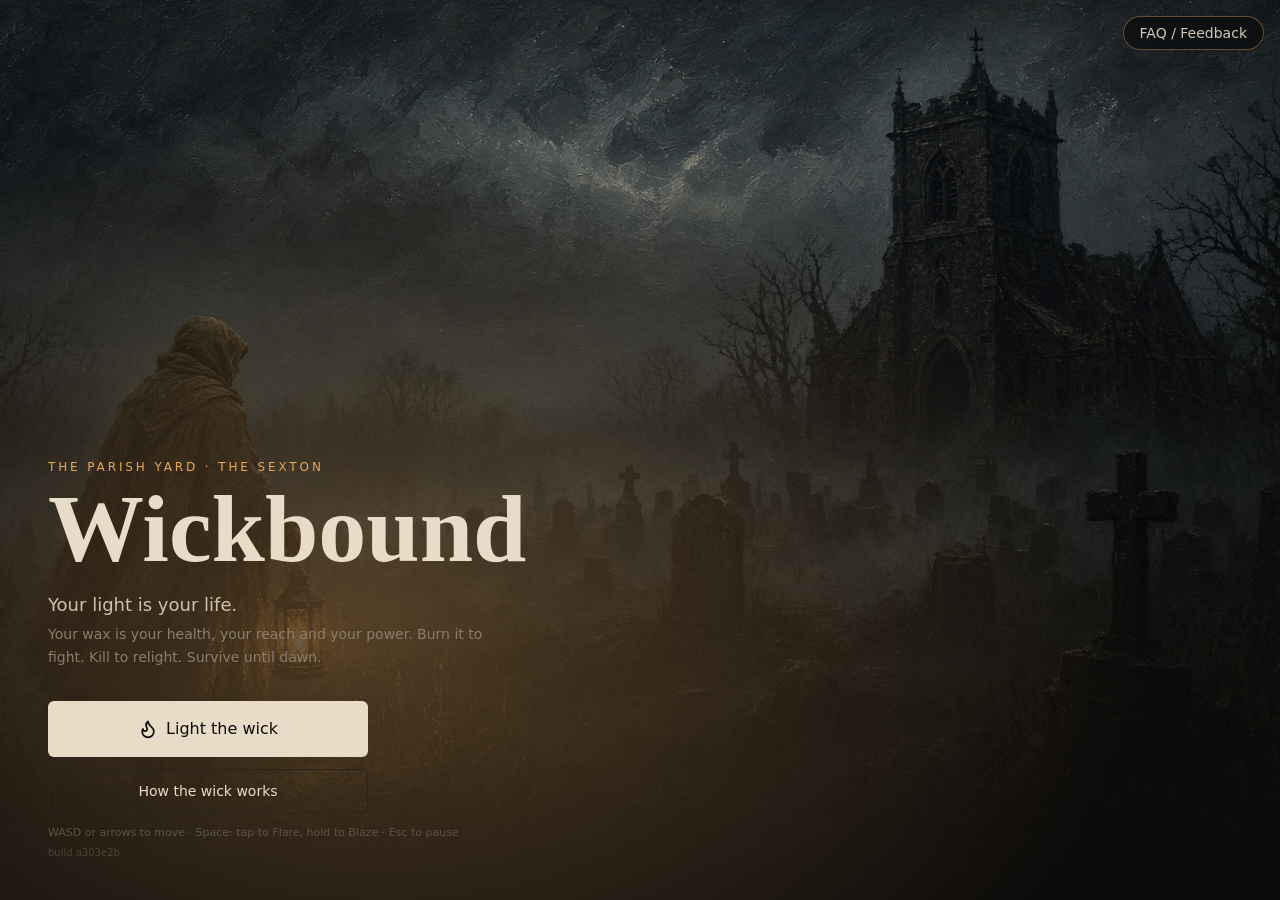
<file: index.html>
<!doctype html>
<html lang="en">
  <head>
    <meta charset="utf-8" />
    <meta name="viewport" content="width=device-width, initial-scale=1, viewport-fit=cover" />
    <meta name="theme-color" content="#0c0b0a" />
    <meta name="description" content="Wickbound: your light is your life. Burn wax to fight, kill to relight, and survive the parish yard until dawn." />
    <title>Wickbound (playtest slice)</title>
    <link rel="icon" type="image/svg+xml" href="./favicon.svg" />
    <script type="module" crossorigin src="./assets/index-DPYXYDLn.js"></script>
    <link rel="stylesheet" crossorigin href="./assets/index-DnArtB-p.css">
  </head>
  <body>
    <div id="root"></div>
  </body>
</html>
</file>
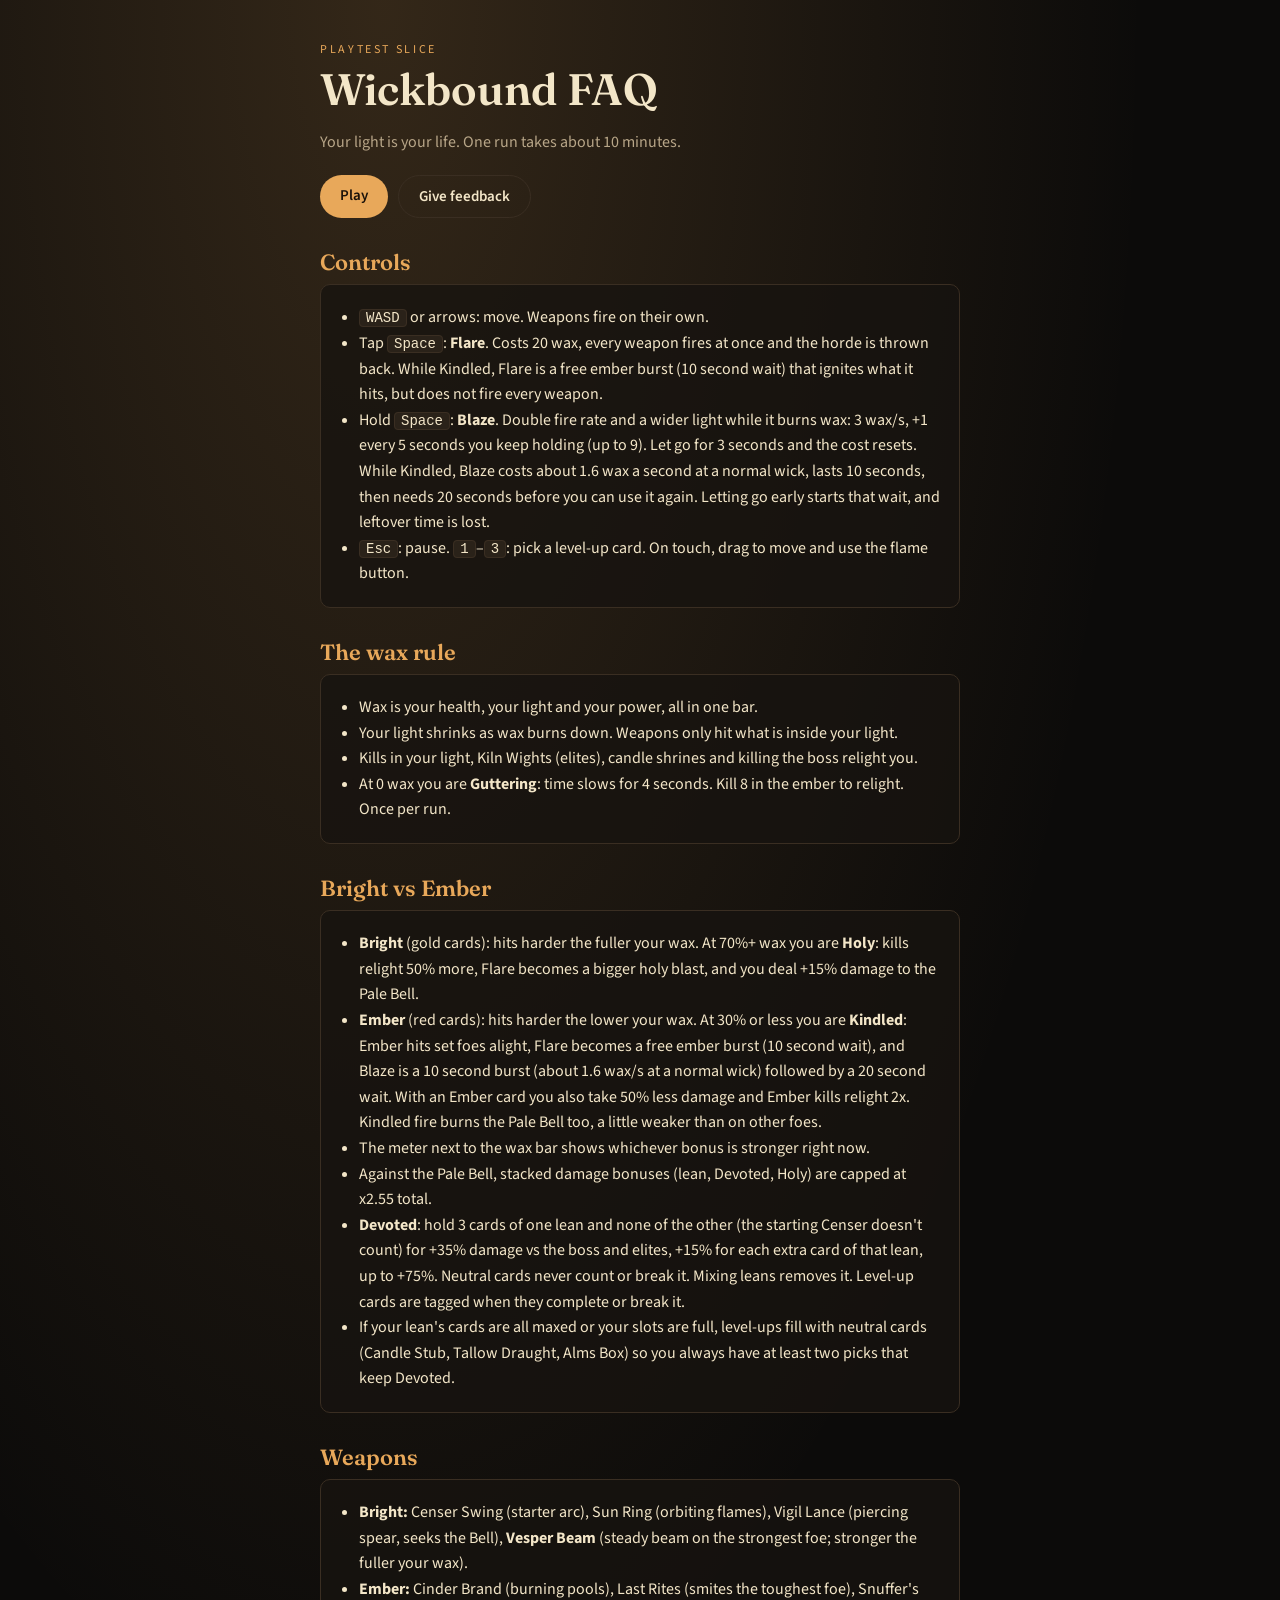
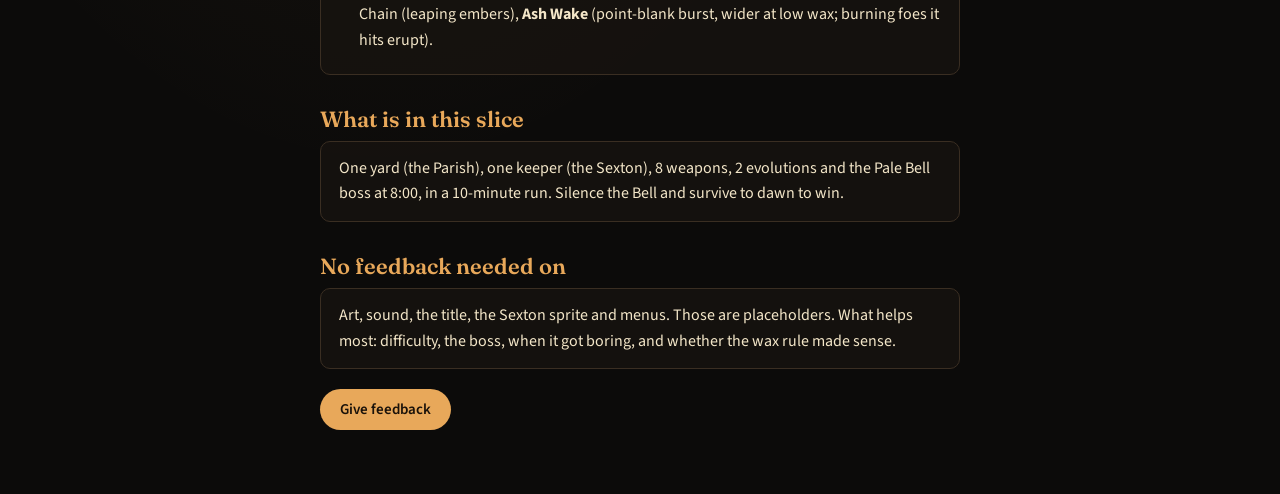
<file: faq.html>
<!doctype html>
<html lang="en">
<head>
<meta charset="utf-8" /><meta name="viewport" content="width=device-width, initial-scale=1" />
<title>Wickbound playtest: FAQ</title>
<link rel="icon" type="image/svg+xml" href="./favicon.svg" />
<link rel="stylesheet" href="./site.css" />
</head>
<body><main>
<p class="kicker">Playtest slice</p>
<h1>Wickbound FAQ</h1>
<p class="muted">Your light is your life. One run takes about 10 minutes.</p>
<div class="nav"><a class="btn" href="./">Play</a><a class="btn ghost" href="./feedback.html">Give feedback</a></div>

<h2>Controls</h2>
<div class="card"><ul>
<li><kbd>WASD</kbd> or arrows: move. Weapons fire on their own.</li>
<li>Tap <kbd>Space</kbd>: <b>Flare</b>. Costs 20 wax, every weapon fires at once and the horde is thrown back. While Kindled, Flare is a free ember burst (10 second wait) that ignites what it hits, but does not fire every weapon.</li>
<li>Hold <kbd>Space</kbd>: <b>Blaze</b>. Double fire rate and a wider light while it burns wax: 3 wax/s, +1 every 5 seconds you keep holding (up to 9). Let go for 3 seconds and the cost resets. While Kindled, Blaze costs about 1.6 wax a second at a normal wick, lasts 10 seconds, then needs 20 seconds before you can use it again. Letting go early starts that wait, and leftover time is lost.</li>
<li><kbd>Esc</kbd>: pause. <kbd>1</kbd>–<kbd>3</kbd>: pick a level-up card. On touch, drag to move and use the flame button.</li>
</ul></div>

<h2>The wax rule</h2>
<div class="card"><ul>
<li>Wax is your health, your light and your power, all in one bar.</li>
<li>Your light shrinks as wax burns down. Weapons only hit what is inside your light.</li>
<li>Kills in your light, Kiln Wights (elites), candle shrines and killing the boss relight you.</li>
<li>At 0 wax you are <b>Guttering</b>: time slows for 4 seconds. Kill 8 in the ember to relight. Once per run.</li>
</ul></div>

<h2>Bright vs Ember</h2>
<div class="card"><ul>
<li><b>Bright</b> (gold cards): hits harder the fuller your wax. At 70%+ wax you are <b>Holy</b>: kills relight 50% more, Flare becomes a bigger holy blast, and you deal +15% damage to the Pale Bell.</li>
<li><b>Ember</b> (red cards): hits harder the lower your wax. At 30% or less you are <b>Kindled</b>: Ember hits set foes alight, Flare becomes a free ember burst (10 second wait), and Blaze is a 10 second burst (about 1.6 wax/s at a normal wick) followed by a 20 second wait. With an Ember card you also take 50% less damage and Ember kills relight 2x. Kindled fire burns the Pale Bell too, a little weaker than on other foes.</li>
<li>The meter next to the wax bar shows whichever bonus is stronger right now.</li>
<li>Against the Pale Bell, stacked damage bonuses (lean, Devoted, Holy) are capped at x2.55 total.</li>
<li><b>Devoted</b>: hold 3 cards of one lean and none of the other (the starting Censer doesn't count) for +35% damage vs the boss and elites, +15% for each extra card of that lean, up to +75%. Neutral cards never count or break it. Mixing leans removes it. Level-up cards are tagged when they complete or break it.</li>
<li>If your lean's cards are all maxed or your slots are full, level-ups fill with neutral cards (Candle Stub, Tallow Draught, Alms Box) so you always have at least two picks that keep Devoted.</li>
</ul></div>

<h2>Weapons</h2>
<div class="card"><ul>
<li><b>Bright:</b> Censer Swing (starter arc), Sun Ring (orbiting flames), Vigil Lance (piercing spear, seeks the Bell), <b>Vesper Beam</b> (steady beam on the strongest foe; stronger the fuller your wax).</li>
<li><b>Ember:</b> Cinder Brand (burning pools), Last Rites (smites the toughest foe), Snuffer's Chain (leaping embers), <b>Ash Wake</b> (point-blank burst, wider at low wax; burning foes it hits erupt).</li>
</ul></div>

<h2>What is in this slice</h2>
<div class="card"><p style="margin:0">One yard (the Parish), one keeper (the Sexton), 8 weapons, 2 evolutions and the Pale Bell boss at 8:00, in a 10-minute run. Silence the Bell and survive to dawn to win.</p></div>

<h2>No feedback needed on</h2>
<div class="card"><p style="margin:0">Art, sound, the title, the Sexton sprite and menus. Those are placeholders. What helps most: difficulty, the boss, when it got boring, and whether the wax rule made sense.</p></div>

<div class="nav"><a class="btn" href="./feedback.html">Give feedback</a></div>
</main></body>
</html>
</file>
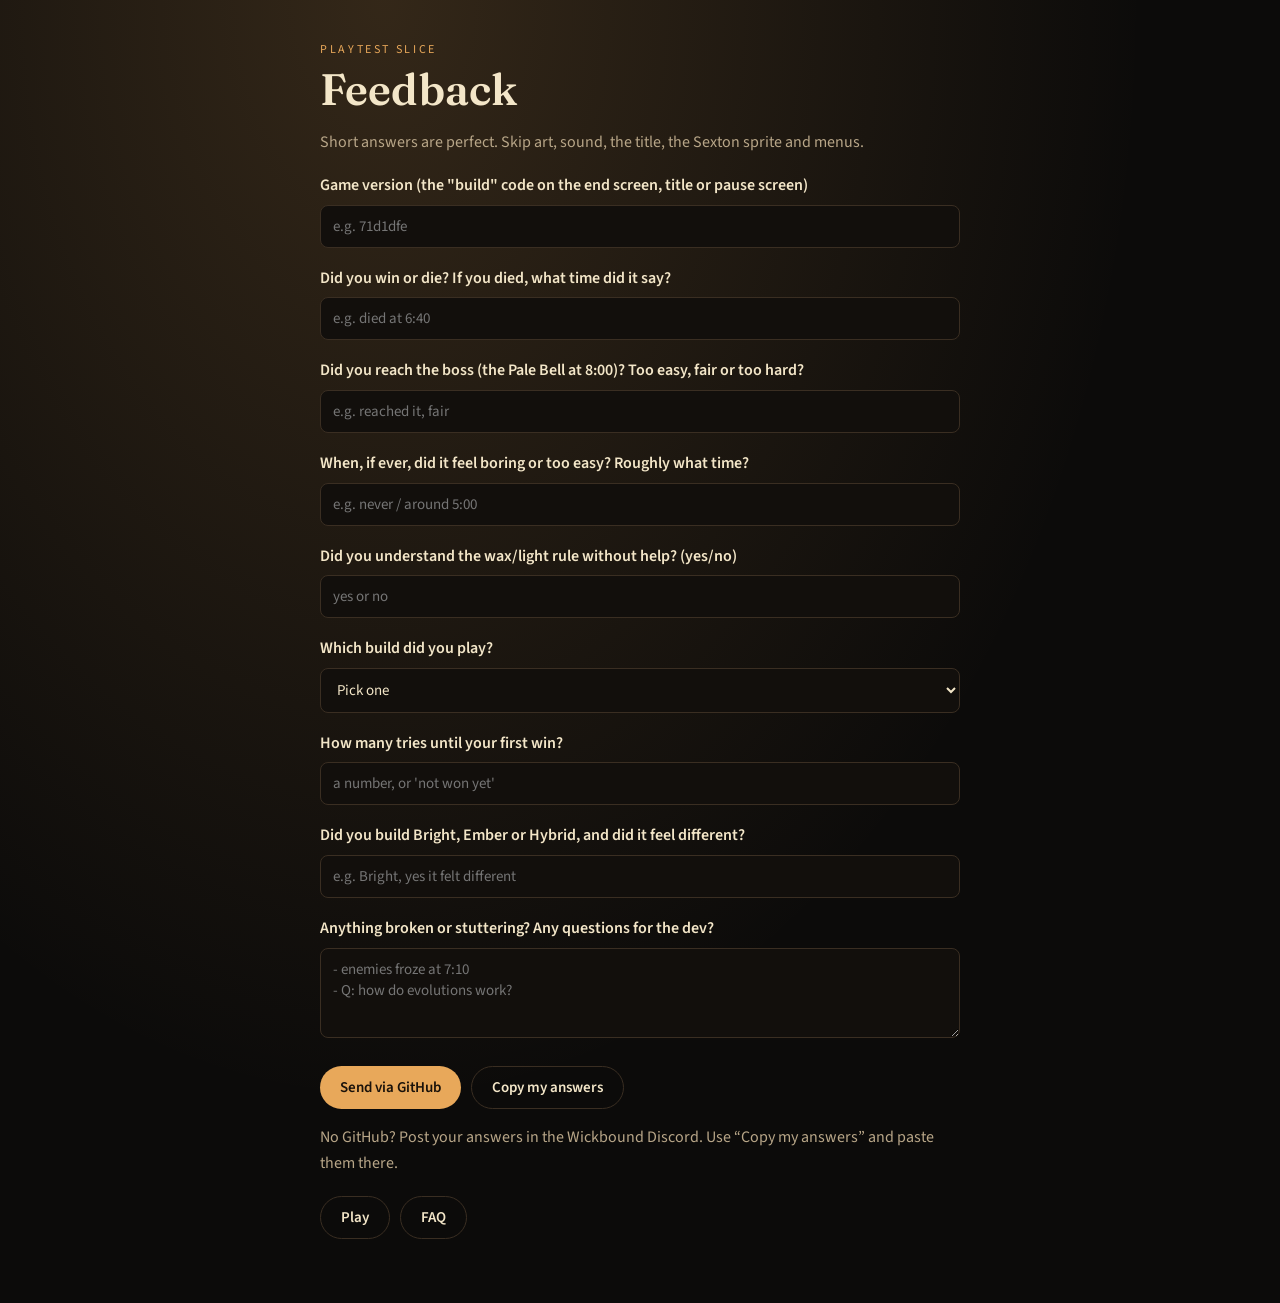
<file: feedback.html>
<!doctype html>
<html lang="en">
<head>
<meta charset="utf-8" /><meta name="viewport" content="width=device-width, initial-scale=1" />
<title>Wickbound playtest: feedback</title>
<link rel="icon" type="image/svg+xml" href="./favicon.svg" />
<link rel="stylesheet" href="./site.css" />
</head>
<body><main>
<p class="kicker">Playtest slice</p>
<h1>Feedback</h1>
<p class="muted">Short answers are perfect. Skip art, sound, the title, the Sexton sprite and menus.</p>
<form id="f">
<label for="version">Game version (the "build" code on the end screen, title or pause screen)</label>
<input id="version" name="version" placeholder="e.g. 71d1dfe" />
<label for="result">Did you win or die? If you died, what time did it say?</label>
<input id="result" name="result" required placeholder="e.g. died at 6:40" />
<label for="boss">Did you reach the boss (the Pale Bell at 8:00)? Too easy, fair or too hard?</label>
<input id="boss" name="boss" required placeholder="e.g. reached it, fair" />
<label for="boring">When, if ever, did it feel boring or too easy? Roughly what time?</label>
<input id="boring" name="boring" placeholder="e.g. never / around 5:00" />
<label for="wax">Did you understand the wax/light rule without help? (yes/no)</label>
<input id="wax" name="wax" required placeholder="yes or no" />
<label for="build">Which build did you play?</label>
<select id="build" name="build">
<option value="">Pick one</option>
<option>Bright</option>
<option>Ember</option>
<option>Hybrid (both)</option>
<option>Not sure</option>
</select>
<label for="tries">How many tries until your first win?</label>
<input id="tries" name="tries" placeholder="a number, or 'not won yet'" />
<label for="lean">Did you build Bright, Ember or Hybrid, and did it feel different?</label>
<input id="lean" name="lean" placeholder="e.g. Bright, yes it felt different" />
<label for="broken">Anything broken or stuttering? Any questions for the dev?</label>
<textarea id="broken" name="broken" placeholder="- enemies froze at 7:10&#10;- Q: how do evolutions work?"></textarea>
<div class="nav">
<button class="btn" type="submit">Send via GitHub</button>
<button class="btn ghost" type="button" id="copy">Copy my answers</button>
</div>
<p class="muted" id="msg">No GitHub? Post your answers in the Wickbound Discord. Use “Copy my answers” and paste them there.</p>
</form>
<div class="nav"><a class="btn ghost" href="./">Play</a><a class="btn ghost" href="./faq.html">FAQ</a></div>
<script>
const ids = ["version", "result", "boss", "boring", "wax", "build", "tries", "lean", "broken"];
// Pre-fill from the game's end-screen link (?version=&result=&boss=&build=&tries=).
const pre = new URLSearchParams(location.search);
for (const i of ids) {
  let v = pre.get(i);
  if (!v) continue;
  if (i === "build" && v === "Hybrid") v = "Hybrid (both)";
  document.getElementById(i).value = v;
}
const qs = Object.fromEntries(ids.map((i) => [i, document.querySelector(`label[for=${i}]`).textContent]));
const val = (i) => document.getElementById(i).value.trim();
document.getElementById("f").addEventListener("submit", (e) => {
  e.preventDefault();
  const p = new URLSearchParams({ template: "playtest.yml", title: `Playtest: ${val("result") || "run"}`.slice(0, 80) });
  for (const i of ids) if (val(i)) p.set(i, val(i));
  window.open(`https://github.com/Yelafox1/wickbound-play/issues/new?${p}`, "_blank", "noopener");
});
document.getElementById("copy").addEventListener("click", async () => {
  const text = "Wickbound playtest\n" + ids.map((i, n) => `${n + 1}. ${qs[i]} ${val(i) || "-"}`).join("\n");
  try { await navigator.clipboard.writeText(text); document.getElementById("msg").textContent = "Copied. Paste it in the Wickbound Discord."; }
  catch { prompt("Copy your answers:", text); }
});
</script>
</main></body>
</html>
</file>
<file: site.css>
@import url("https://fonts.googleapis.com/css2?family=Fraunces:opsz,wght@9..144,500;9..144,600&family=Source+Sans+3:wght@400;500;600&display=swap");
:root { --bg: #0c0b0a; --surface: #17130f; --border: #3a2e22; --fg: #f3e6c8; --muted: #b8a688; --wick: #e8a85a; }
* { box-sizing: border-box; }
body { margin: 0; background: radial-gradient(ellipse at 30% 0%, rgba(232,168,90,0.18), transparent 60%), var(--bg); color: var(--fg); font: 16px/1.6 "Source Sans 3", system-ui, sans-serif; }
main { max-width: 680px; margin: 0 auto; padding: 40px 20px 64px; }
h1, h2 { font-family: Fraunces, Georgia, serif; font-weight: 600; line-height: 1.1; }
h1 { font-size: 44px; margin: 6px 0 8px; }
h2 { font-size: 22px; margin: 32px 0 8px; color: var(--wick); }
.kicker { text-transform: uppercase; letter-spacing: 0.22em; font-size: 12px; color: var(--wick); margin: 0; }
a { color: var(--wick); }
.card { background: rgba(23,19,15,0.8); border: 1px solid var(--border); border-radius: 10px; padding: 14px 18px; margin: 10px 0; }
ul { padding-left: 20px; margin: 6px 0; }
kbd { background: #2a2219; border: 1px solid var(--border); border-radius: 4px; padding: 0 6px; font-size: 14px; }
.muted { color: var(--muted); }
.nav { display: flex; gap: 10px; flex-wrap: wrap; margin-top: 20px; }
.btn { display: inline-block; background: var(--wick); color: #1a120a; border: 0; border-radius: 999px; padding: 10px 20px; font: 600 15px "Source Sans 3", sans-serif; text-decoration: none; cursor: pointer; }
.btn.ghost { background: transparent; color: var(--fg); border: 1px solid var(--border); }
label { display: block; font-weight: 600; margin: 18px 0 6px; }
input, textarea, select { width: 100%; background: #120f0c; color: var(--fg); border: 1px solid var(--border); border-radius: 8px; padding: 10px 12px; font: 15px "Source Sans 3", sans-serif; }
textarea { min-height: 90px; }
input:focus, textarea:focus, select:focus { outline: 2px solid var(--wick); border-color: transparent; }
</file>
<file: assets/index-DnArtB-p.css>
/*! tailwindcss v4.3.3 | MIT License | https://tailwindcss.com */
@layer properties{@supports (((-webkit-hyphens:none)) and (not (margin-trim:inline))) or ((-moz-orient:inline) and (not (color:rgb(from red r g b)))){*,:before,:after,::backdrop{--tw-border-style:solid;--tw-gradient-position:initial;--tw-gradient-from:#0000;--tw-gradient-via:#0000;--tw-gradient-to:#0000;--tw-gradient-stops:initial;--tw-gradient-via-stops:initial;--tw-gradient-from-position:0%;--tw-gradient-via-position:50%;--tw-gradient-to-position:100%;--tw-leading:initial;--tw-font-weight:initial;--tw-tracking:initial;--tw-ordinal:initial;--tw-slashed-zero:initial;--tw-numeric-figure:initial;--tw-numeric-spacing:initial;--tw-numeric-fraction:initial;--tw-shadow:0 0 #0000;--tw-shadow-color:initial;--tw-shadow-alpha:100%;--tw-inset-shadow:0 0 #0000;--tw-inset-shadow-color:initial;--tw-inset-shadow-alpha:100%;--tw-ring-color:initial;--tw-ring-shadow:0 0 #0000;--tw-inset-ring-color:initial;--tw-inset-ring-shadow:0 0 #0000;--tw-ring-inset:initial;--tw-ring-offset-width:0px;--tw-ring-offset-color:#fff;--tw-ring-offset-shadow:0 0 #0000;--tw-outline-style:solid;--tw-blur:initial;--tw-brightness:initial;--tw-contrast:initial;--tw-grayscale:initial;--tw-hue-rotate:initial;--tw-invert:initial;--tw-opacity:initial;--tw-saturate:initial;--tw-sepia:initial;--tw-drop-shadow:initial;--tw-drop-shadow-color:initial;--tw-drop-shadow-alpha:100%;--tw-drop-shadow-size:initial;--tw-backdrop-blur:initial;--tw-backdrop-brightness:initial;--tw-backdrop-contrast:initial;--tw-backdrop-grayscale:initial;--tw-backdrop-hue-rotate:initial;--tw-backdrop-invert:initial;--tw-backdrop-opacity:initial;--tw-backdrop-saturate:initial;--tw-backdrop-sepia:initial;--tw-duration:initial;--tw-translate-x:0;--tw-translate-y:0;--tw-translate-z:0}}}@layer theme{:root,:host{--font-sans:"Source Sans 3", system-ui, sans-serif;--font-mono:ui-monospace, SFMono-Regular, Menlo, Monaco, Consolas, "Liberation Mono", "Courier New", monospace;--color-red-500:oklch(63.7% .237 25.331);--color-zinc-50:oklch(98.5% 0 none);--color-zinc-400:oklch(70.5% .015 286.067);--color-zinc-500:oklch(55.2% .016 285.938);--color-zinc-900:oklch(21% .006 285.885);--color-zinc-950:oklch(14.1% .005 285.823);--color-neutral-100:oklch(97% 0 none);--color-neutral-300:oklch(87% 0 none);--color-neutral-700:oklch(37.1% 0 none);--color-neutral-900:oklch(20.5% 0 none);--color-black:#000;--color-white:#fff;--spacing:.25rem;--container-xs:20rem;--container-sm:24rem;--container-md:28rem;--container-lg:32rem;--container-xl:36rem;--container-2xl:42rem;--container-3xl:48rem;--text-xs:.75rem;--text-xs--line-height:calc(1 / .75);--text-sm:.875rem;--text-sm--line-height:calc(1.25 / .875);--text-base:1rem;--text-base--line-height:calc(1.5 / 1);--text-lg:1.125rem;--text-lg--line-height:calc(1.75 / 1.125);--text-xl:1.25rem;--text-xl--line-height:calc(1.75 / 1.25);--text-2xl:1.5rem;--text-2xl--line-height:calc(2 / 1.5);--text-3xl:1.875rem;--text-3xl--line-height:calc(2.25 / 1.875);--text-4xl:2.25rem;--text-4xl--line-height:calc(2.5 / 2.25);--text-6xl:3.75rem;--text-6xl--line-height:1;--text-8xl:6rem;--text-8xl--line-height:1;--font-weight-medium:500;--font-weight-semibold:600;--font-weight-bold:700;--tracking-wide:.025em;--tracking-wider:.05em;--leading-snug:1.375;--leading-relaxed:1.625;--radius-sm:.25rem;--radius-md:.375rem;--radius-lg:.5rem;--radius-xl:.75rem;--radius-2xl:1rem;--animate-pulse:pulse 2s cubic-bezier(.4, 0, .6, 1) infinite;--default-transition-duration:.15s;--default-transition-timing-function:cubic-bezier(.4, 0, .2, 1);--default-font-family:var(--font-sans);--default-mono-font-family:var(--font-mono);--radius:.55rem;--color-background:#0c0b0a;--color-foreground:#e8dcc8;--color-surface:#161310;--color-muted:#8a7d6c;--color-subtle:#5c5348;--color-border:#2a241e;--color-ember:#c45c26;--color-wick:#e8a85a;--font-display:"Fraunces", Georgia, serif}}@layer base{*,:after,:before,::backdrop{box-sizing:border-box;border:0 solid;margin:0;padding:0}::file-selector-button{box-sizing:border-box;border:0 solid;margin:0;padding:0}html,:host{-webkit-text-size-adjust:100%;tab-size:4;line-height:1.5;font-family:var(--default-font-family,-apple-system, BlinkMacSystemFont, "Segoe UI", Roboto, "Helvetica Neue", "Noto Sans", Arial, sans-serif, "Apple Color Emoji", "Segoe UI Emoji", "Segoe UI Symbol", "Noto Color Emoji");font-feature-settings:var(--default-font-feature-settings,normal);font-variation-settings:var(--default-font-variation-settings,normal);-webkit-tap-highlight-color:transparent}hr{height:0;color:inherit;border-top-width:1px}abbr:where([title]){-webkit-text-decoration:underline dotted;text-decoration:underline dotted}h1,h2,h3,h4,h5,h6{font-size:inherit;font-weight:inherit}a{color:inherit;-webkit-text-decoration:inherit;-webkit-text-decoration:inherit;-webkit-text-decoration:inherit;-webkit-text-decoration:inherit;text-decoration:inherit}b,strong{font-weight:bolder}code,kbd,samp,pre{font-family:var(--default-mono-font-family,ui-monospace, SFMono-Regular, Menlo, Monaco, Consolas, "Liberation Mono", "Courier New", monospace);font-feature-settings:var(--default-mono-font-feature-settings,normal);font-variation-settings:var(--default-mono-font-variation-settings,normal);font-size:1em}small{font-size:80%}sub,sup{vertical-align:baseline;font-size:75%;line-height:0;position:relative}sub{bottom:-.25em}sup{top:-.5em}table{text-indent:0;border-color:inherit;border-collapse:collapse}:-moz-focusring:where(:not(iframe)){outline:auto}progress{vertical-align:baseline}summary{display:list-item}ol,ul,menu{list-style:none}img,svg,video,canvas,audio,iframe,embed,object{vertical-align:middle;display:block}img,video{max-width:100%;height:auto}button,input,select,optgroup,textarea{font:inherit;font-feature-settings:inherit;font-variation-settings:inherit;letter-spacing:inherit;color:inherit;opacity:1;background-color:#0000;border-radius:0}::file-selector-button{font:inherit;font-feature-settings:inherit;font-variation-settings:inherit;letter-spacing:inherit;color:inherit;opacity:1;background-color:#0000;border-radius:0}:where(select:is([multiple],[size])) optgroup{font-weight:bolder}:where(select:is([multiple],[size])) optgroup option{padding-inline-start:20px}::file-selector-button{margin-inline-end:4px}::placeholder{opacity:1}@supports (not ((-webkit-appearance:-apple-pay-button))) or (contain-intrinsic-size:1px){::placeholder{color:currentColor}@supports (color:color-mix(in lab, red, red)){::placeholder{color:color-mix(in oklab, currentcolor 50%, transparent)}}}textarea{resize:vertical}::-webkit-search-decoration{-webkit-appearance:none}::-webkit-date-and-time-value{min-height:1lh;text-align:inherit}::-webkit-datetime-edit{display:inline-flex}::-webkit-datetime-edit-fields-wrapper{padding:0}::-webkit-datetime-edit{padding-block:0}::-webkit-datetime-edit-year-field{padding-block:0}::-webkit-datetime-edit-month-field{padding-block:0}::-webkit-datetime-edit-day-field{padding-block:0}::-webkit-datetime-edit-hour-field{padding-block:0}::-webkit-datetime-edit-minute-field{padding-block:0}::-webkit-datetime-edit-second-field{padding-block:0}::-webkit-datetime-edit-millisecond-field{padding-block:0}::-webkit-datetime-edit-meridiem-field{padding-block:0}::-webkit-calendar-picker-indicator{line-height:1}:-moz-ui-invalid{box-shadow:none}button,input:where([type=button],[type=reset],[type=submit]){appearance:button}::file-selector-button{appearance:button}::-webkit-inner-spin-button{height:auto}::-webkit-outer-spin-button{height:auto}[hidden]:where(:not([hidden=until-found])){display:none!important}button:not(:disabled),[role=button]:not(:disabled){cursor:pointer}html,body,#root{background:var(--color-background);height:100%;color:var(--color-foreground)}body{font-family:var(--font-sans)}}@layer components;@layer utilities{.pointer-events-auto{pointer-events:auto}.pointer-events-none{pointer-events:none}.visible{visibility:visible}.absolute{position:absolute}.fixed{position:fixed}.relative{position:relative}.static{position:static}.inset-0{inset:0}.inset-x-0{inset-inline:0}.inset-y-0{inset-block:0}.top-4{top:calc(var(--spacing) * 4)}.top-\[38\%\]{top:38%}.right-4{right:calc(var(--spacing) * 4)}.z-10{z-index:10}.z-20{z-index:20}.z-30{z-index:30}.mx-auto{margin-inline:auto}.mt-1{margin-top:var(--spacing)}.mt-2{margin-top:calc(var(--spacing) * 2)}.mt-3{margin-top:calc(var(--spacing) * 3)}.mt-4{margin-top:calc(var(--spacing) * 4)}.mt-5{margin-top:calc(var(--spacing) * 5)}.mt-6{margin-top:calc(var(--spacing) * 6)}.mt-8{margin-top:calc(var(--spacing) * 8)}.mt-10{margin-top:calc(var(--spacing) * 10)}.mt-auto{margin-top:auto}.mb-1{margin-bottom:var(--spacing)}.ml-auto{margin-left:auto}.flex{display:flex}.grid{display:grid}.hidden{display:none}.inline{display:inline}.inline-block{display:inline-block}.inline-flex{display:inline-flex}.table{display:table}.size-4{width:calc(var(--spacing) * 4);height:calc(var(--spacing) * 4)}.size-5{width:calc(var(--spacing) * 5);height:calc(var(--spacing) * 5)}.size-10{width:calc(var(--spacing) * 10);height:calc(var(--spacing) * 10)}.h-1\.5{height:calc(var(--spacing) * 1.5)}.h-2{height:calc(var(--spacing) * 2)}.h-3{height:calc(var(--spacing) * 3)}.h-6{height:calc(var(--spacing) * 6)}.h-8{height:calc(var(--spacing) * 8)}.h-9{height:calc(var(--spacing) * 9)}.h-11{height:calc(var(--spacing) * 11)}.h-14{height:calc(var(--spacing) * 14)}.h-dvh{height:100dvh}.h-full{height:100%}.min-h-11{min-height:calc(var(--spacing) * 11)}.min-h-dvh{min-height:100dvh}.min-h-screen{min-height:100vh}.w-1{width:var(--spacing)}.w-1\.5{width:calc(var(--spacing) * 1.5)}.w-8{width:calc(var(--spacing) * 8)}.w-40{width:calc(var(--spacing) * 40)}.w-48{width:calc(var(--spacing) * 48)}.w-full{width:100%}.w-px{width:1px}.max-w-2xl{max-width:var(--container-2xl)}.max-w-3xl{max-width:var(--container-3xl)}.max-w-\[95vw\]{max-width:95vw}.max-w-lg{max-width:var(--container-lg)}.max-w-md{max-width:var(--container-md)}.max-w-sm{max-width:var(--container-sm)}.max-w-xl{max-width:var(--container-xl)}.max-w-xs{max-width:var(--container-xs)}.flex-1{flex:1}.grow{flex-grow:1}.animate-pulse{animation:var(--animate-pulse)}.cursor-pointer{cursor:pointer}.touch-manipulation{touch-action:manipulation}.touch-none{touch-action:none}.grid-cols-2{grid-template-columns:repeat(2,minmax(0,1fr))}.grid-cols-3{grid-template-columns:repeat(3,minmax(0,1fr))}.flex-col{flex-direction:column}.flex-wrap{flex-wrap:wrap}.place-items-center{place-items:center}.items-center{align-items:center}.items-end{align-items:flex-end}.items-start{align-items:flex-start}.justify-between{justify-content:space-between}.justify-center{justify-content:center}.justify-end{justify-content:flex-end}.gap-1{gap:var(--spacing)}.gap-2{gap:calc(var(--spacing) * 2)}.gap-3{gap:calc(var(--spacing) * 3)}.gap-4{gap:calc(var(--spacing) * 4)}.gap-\[2px\]{gap:2px}.gap-x-5{column-gap:calc(var(--spacing) * 5)}.overflow-hidden{overflow:hidden}.overflow-y-auto{overflow-y:auto}.rounded{border-radius:var(--radius)}.rounded-2xl{border-radius:var(--radius-2xl)}.rounded-full{border-radius:2147483647px}.rounded-lg{border-radius:var(--radius-lg)}.rounded-md{border-radius:var(--radius-md)}.rounded-sm{border-radius:var(--radius-sm)}.rounded-xl{border-radius:var(--radius-xl)}.border{border-style:var(--tw-border-style);border-width:1px}.border-t{border-top-style:var(--tw-border-style);border-top-width:1px}.border-\[\#6b645c\]{border-color:#6b645c}.border-\[\#d9442a\]{border-color:#d9442a}.border-\[\#d9442a\]\/50{border-color:oklab(59.7178% .160545 .101545/.5)}.border-\[\#d9442a\]\/70{border-color:oklab(59.7178% .160545 .101545/.7)}.border-\[\#e2552b\]\/60{border-color:oklab(63.1368% .147766 .10993/.6)}.border-\[\#f0b45c\]{border-color:#f0b45c}.border-\[\#f0b45c\]\/50{border-color:oklab(80.8539% .0330488 .121495/.5)}.border-\[\#f0b45c\]\/70{border-color:oklab(80.8539% .0330488 .121495/.7)}.border-\[\#ff6a3a\]\/80{border-color:oklab(70.3649% .151879 .117881/.8)}.border-\[\#ffb060\]\/70{border-color:oklab(81.7909% .0577296 .12017/.7)}.border-\[\#fff0c2\]{border-color:#fff0c2}.border-border{border-color:var(--color-border)}.border-neutral-300{border-color:var(--color-neutral-300)}.border-white\/15{border-color:#ffffff26}@supports (color:color-mix(in lab, red, red)){.border-white\/15{border-color:color-mix(in oklab, var(--color-white) 15%, transparent)}}.border-wick\/40{border-color:#e8a85a66}@supports (color:color-mix(in lab, red, red)){.border-wick\/40{border-color:color-mix(in oklab, var(--color-wick) 40%, transparent)}}.border-wick\/60{border-color:#e8a85a99}@supports (color:color-mix(in lab, red, red)){.border-wick\/60{border-color:color-mix(in oklab, var(--color-wick) 60%, transparent)}}.border-wick\/70{border-color:#e8a85ab3}@supports (color:color-mix(in lab, red, red)){.border-wick\/70{border-color:color-mix(in oklab, var(--color-wick) 70%, transparent)}}.bg-\[\#3a3632\]{background-color:#3a3632}.bg-\[\#5a3410\]\/60{background-color:oklab(36.5152% .036483 .0633575/.6)}.bg-\[\#7a1c0c\]\/60{background-color:oklab(38.3442% .111033 .0697333/.6)}.bg-\[\#b08cff\]{background-color:#b08cff}.bg-\[\#b8321c\]{background-color:#b8321c}.bg-\[\#b8321c\]\/15{background-color:oklab(52.0861% .147776 .0922672/.15)}.bg-\[\#b8321c\]\/30{background-color:oklab(52.0861% .147776 .0922672/.3)}.bg-\[\#e2552b\]\/15{background-color:oklab(63.1368% .147766 .10993/.15)}.bg-\[\#f0b45c\]{background-color:#f0b45c}.bg-\[\#f0b45c\]\/10{background-color:oklab(80.8539% .0330488 .121495/.1)}.bg-\[\#f0b45c\]\/15{background-color:oklab(80.8539% .0330488 .121495/.15)}.bg-\[\#ff7a4a\]{background-color:#ff7a4a}.bg-\[\#ff9a52\]{background-color:#ff9a52}.bg-\[\#fff0c2\]{background-color:#fff0c2}.bg-background{background-color:var(--color-background)}.bg-background\/60{background-color:#0c0b0a99}@supports (color:color-mix(in lab, red, red)){.bg-background\/60{background-color:color-mix(in oklab, var(--color-background) 60%, transparent)}}.bg-black\/10{background-color:#0000001a}@supports (color:color-mix(in lab, red, red)){.bg-black\/10{background-color:color-mix(in oklab, var(--color-black) 10%, transparent)}}.bg-black\/40{background-color:#0006}@supports (color:color-mix(in lab, red, red)){.bg-black\/40{background-color:color-mix(in oklab, var(--color-black) 40%, transparent)}}.bg-black\/45{background-color:#00000073}@supports (color:color-mix(in lab, red, red)){.bg-black\/45{background-color:color-mix(in oklab, var(--color-black) 45%, transparent)}}.bg-black\/50{background-color:#00000080}@supports (color:color-mix(in lab, red, red)){.bg-black\/50{background-color:color-mix(in oklab, var(--color-black) 50%, transparent)}}.bg-black\/55{background-color:#0000008c}@supports (color:color-mix(in lab, red, red)){.bg-black\/55{background-color:color-mix(in oklab, var(--color-black) 55%, transparent)}}.bg-black\/60{background-color:#0009}@supports (color:color-mix(in lab, red, red)){.bg-black\/60{background-color:color-mix(in oklab, var(--color-black) 60%, transparent)}}.bg-black\/70{background-color:#000000b3}@supports (color:color-mix(in lab, red, red)){.bg-black\/70{background-color:color-mix(in oklab, var(--color-black) 70%, transparent)}}.bg-foreground{background-color:var(--color-foreground)}.bg-surface{background-color:var(--color-surface)}.bg-surface\/70{background-color:#161310b3}@supports (color:color-mix(in lab, red, red)){.bg-surface\/70{background-color:color-mix(in oklab, var(--color-surface) 70%, transparent)}}.bg-surface\/95{background-color:#161310f2}@supports (color:color-mix(in lab, red, red)){.bg-surface\/95{background-color:color-mix(in oklab, var(--color-surface) 95%, transparent)}}.bg-white\/15{background-color:#ffffff26}@supports (color:color-mix(in lab, red, red)){.bg-white\/15{background-color:color-mix(in oklab, var(--color-white) 15%, transparent)}}.bg-white\/25{background-color:#ffffff40}@supports (color:color-mix(in lab, red, red)){.bg-white\/25{background-color:color-mix(in oklab, var(--color-white) 25%, transparent)}}.bg-white\/50{background-color:#ffffff80}@supports (color:color-mix(in lab, red, red)){.bg-white\/50{background-color:color-mix(in oklab, var(--color-white) 50%, transparent)}}.bg-wick\/15{background-color:#e8a85a26}@supports (color:color-mix(in lab, red, red)){.bg-wick\/15{background-color:color-mix(in oklab, var(--color-wick) 15%, transparent)}}.bg-zinc-50{background-color:var(--color-zinc-50)}.bg-gradient-to-r{--tw-gradient-position:to right in oklab;background-image:linear-gradient(var(--tw-gradient-stops))}.bg-gradient-to-t{--tw-gradient-position:to top in oklab;background-image:linear-gradient(var(--tw-gradient-stops))}.bg-\[radial-gradient\(ellipse_at_30\%_70\%\,rgba\(232\,168\,90\,0\.28\)\,transparent_60\%\)\]{background-image:radial-gradient(at 30% 70%,#e8a85a47,#0000 60%)}.from-\[\#5a0e06\]{--tw-gradient-from:#5a0e06;--tw-gradient-stops:var(--tw-gradient-via-stops,var(--tw-gradient-position), var(--tw-gradient-from) var(--tw-gradient-from-position), var(--tw-gradient-to) var(--tw-gradient-to-position))}.from-\[\#6a4a10\]\/70{--tw-gradient-from:oklab(43.3831% .0183909 .0806821/.7);--tw-gradient-stops:var(--tw-gradient-via-stops,var(--tw-gradient-position), var(--tw-gradient-from) var(--tw-gradient-from-position), var(--tw-gradient-to) var(--tw-gradient-to-position))}.from-\[\#6c4fc4\]{--tw-gradient-from:#6c4fc4;--tw-gradient-stops:var(--tw-gradient-via-stops,var(--tw-gradient-position), var(--tw-gradient-from) var(--tw-gradient-from-position), var(--tw-gradient-to) var(--tw-gradient-to-position))}.from-\[\#7a1c0c\]{--tw-gradient-from:#7a1c0c;--tw-gradient-stops:var(--tw-gradient-via-stops,var(--tw-gradient-position), var(--tw-gradient-from) var(--tw-gradient-from-position), var(--tw-gradient-to) var(--tw-gradient-to-position))}.from-\[\#c9772e\]{--tw-gradient-from:#c9772e;--tw-gradient-stops:var(--tw-gradient-via-stops,var(--tw-gradient-position), var(--tw-gradient-from) var(--tw-gradient-from-position), var(--tw-gradient-to) var(--tw-gradient-to-position))}.from-background{--tw-gradient-from:var(--color-background);--tw-gradient-stops:var(--tw-gradient-via-stops,var(--tw-gradient-position), var(--tw-gradient-from) var(--tw-gradient-from-position), var(--tw-gradient-to) var(--tw-gradient-to-position))}.via-\[\#c4401c\]{--tw-gradient-via:#c4401c;--tw-gradient-via-stops:var(--tw-gradient-position), var(--tw-gradient-from) var(--tw-gradient-from-position), var(--tw-gradient-via) var(--tw-gradient-via-position), var(--tw-gradient-to) var(--tw-gradient-to-position);--tw-gradient-stops:var(--tw-gradient-via-stops)}.via-\[\#f0b45c\]{--tw-gradient-via:#f0b45c;--tw-gradient-via-stops:var(--tw-gradient-position), var(--tw-gradient-from) var(--tw-gradient-from-position), var(--tw-gradient-via) var(--tw-gradient-via-position), var(--tw-gradient-to) var(--tw-gradient-to-position);--tw-gradient-stops:var(--tw-gradient-via-stops)}.via-background\/60{--tw-gradient-via:#0c0b0a99}@supports (color:color-mix(in lab, red, red)){.via-background\/60{--tw-gradient-via:color-mix(in oklab, var(--color-background) 60%, transparent)}}.via-background\/60{--tw-gradient-via-stops:var(--tw-gradient-position), var(--tw-gradient-from) var(--tw-gradient-from-position), var(--tw-gradient-via) var(--tw-gradient-via-position), var(--tw-gradient-to) var(--tw-gradient-to-position);--tw-gradient-stops:var(--tw-gradient-via-stops)}.to-\[\#7a1c0c\]\/70{--tw-gradient-to:oklab(38.3442% .111033 .0697333/.7);--tw-gradient-stops:var(--tw-gradient-via-stops,var(--tw-gradient-position), var(--tw-gradient-from) var(--tw-gradient-from-position), var(--tw-gradient-to) var(--tw-gradient-to-position))}.to-\[\#a3200e\]{--tw-gradient-to:#a3200e;--tw-gradient-stops:var(--tw-gradient-via-stops,var(--tw-gradient-position), var(--tw-gradient-from) var(--tw-gradient-from-position), var(--tw-gradient-to) var(--tw-gradient-to-position))}.to-\[\#d9c8ff\]{--tw-gradient-to:#d9c8ff;--tw-gradient-stops:var(--tw-gradient-via-stops,var(--tw-gradient-position), var(--tw-gradient-from) var(--tw-gradient-from-position), var(--tw-gradient-to) var(--tw-gradient-to-position))}.to-\[\#ff7a3a\]{--tw-gradient-to:#ff7a3a;--tw-gradient-stops:var(--tw-gradient-via-stops,var(--tw-gradient-position), var(--tw-gradient-from) var(--tw-gradient-from-position), var(--tw-gradient-to) var(--tw-gradient-to-position))}.to-\[\#fff0c2\]{--tw-gradient-to:#fff0c2;--tw-gradient-stops:var(--tw-gradient-via-stops,var(--tw-gradient-position), var(--tw-gradient-from) var(--tw-gradient-from-position), var(--tw-gradient-to) var(--tw-gradient-to-position))}.to-transparent{--tw-gradient-to:transparent;--tw-gradient-stops:var(--tw-gradient-via-stops,var(--tw-gradient-position), var(--tw-gradient-from) var(--tw-gradient-from-position), var(--tw-gradient-to) var(--tw-gradient-to-position))}.object-cover{object-fit:cover}.object-\[center_30\%\]{object-position:center 30%}.p-2{padding:calc(var(--spacing) * 2)}.p-3{padding:calc(var(--spacing) * 3)}.p-4{padding:calc(var(--spacing) * 4)}.p-6{padding:calc(var(--spacing) * 6)}.px-1\.5{padding-inline:calc(var(--spacing) * 1.5)}.px-2{padding-inline:calc(var(--spacing) * 2)}.px-2\.5{padding-inline:calc(var(--spacing) * 2.5)}.px-3{padding-inline:calc(var(--spacing) * 3)}.px-4{padding-inline:calc(var(--spacing) * 4)}.px-5{padding-inline:calc(var(--spacing) * 5)}.px-6{padding-inline:calc(var(--spacing) * 6)}.py-0\.5{padding-block:calc(var(--spacing) * .5)}.py-1{padding-block:var(--spacing)}.py-1\.5{padding-block:calc(var(--spacing) * 1.5)}.py-2{padding-block:calc(var(--spacing) * 2)}.py-3{padding-block:calc(var(--spacing) * 3)}.py-10{padding-block:calc(var(--spacing) * 10)}.pt-1{padding-top:var(--spacing)}.pt-3{padding-top:calc(var(--spacing) * 3)}.pt-16{padding-top:calc(var(--spacing) * 16)}.pb-10{padding-bottom:calc(var(--spacing) * 10)}.text-center{text-align:center}.text-left{text-align:left}.text-right{text-align:right}.font-display{font-family:var(--font-display)}.text-2xl{font-size:var(--text-2xl);line-height:var(--tw-leading,var(--text-2xl--line-height))}.text-3xl{font-size:var(--text-3xl);line-height:var(--tw-leading,var(--text-3xl--line-height))}.text-4xl{font-size:var(--text-4xl);line-height:var(--tw-leading,var(--text-4xl--line-height))}.text-6xl{font-size:var(--text-6xl);line-height:var(--tw-leading,var(--text-6xl--line-height))}.text-base{font-size:var(--text-base);line-height:var(--tw-leading,var(--text-base--line-height))}.text-lg{font-size:var(--text-lg);line-height:var(--tw-leading,var(--text-lg--line-height))}.text-sm{font-size:var(--text-sm);line-height:var(--tw-leading,var(--text-sm--line-height))}.text-xl{font-size:var(--text-xl);line-height:var(--tw-leading,var(--text-xl--line-height))}.text-xs{font-size:var(--text-xs);line-height:var(--tw-leading,var(--text-xs--line-height))}.text-\[9px\]{font-size:9px}.text-\[10px\]{font-size:10px}.text-\[11px\]{font-size:11px}.leading-\[0\.95\]{--tw-leading:.95;line-height:.95}.leading-relaxed{--tw-leading:var(--leading-relaxed);line-height:var(--leading-relaxed)}.leading-snug{--tw-leading:var(--leading-snug);line-height:var(--leading-snug)}.font-bold{--tw-font-weight:var(--font-weight-bold);font-weight:var(--font-weight-bold)}.font-medium{--tw-font-weight:var(--font-weight-medium);font-weight:var(--font-weight-medium)}.font-semibold{--tw-font-weight:var(--font-weight-semibold);font-weight:var(--font-weight-semibold)}.tracking-\[0\.12em\]{--tw-tracking:.12em;letter-spacing:.12em}.tracking-\[0\.14em\]{--tw-tracking:.14em;letter-spacing:.14em}.tracking-\[0\.16em\]{--tw-tracking:.16em;letter-spacing:.16em}.tracking-\[0\.22em\]{--tw-tracking:.22em;letter-spacing:.22em}.tracking-\[0\.24em\]{--tw-tracking:.24em;letter-spacing:.24em}.tracking-wide{--tw-tracking:var(--tracking-wide);letter-spacing:var(--tracking-wide)}.tracking-wider{--tw-tracking:var(--tracking-wider);letter-spacing:var(--tracking-wider)}.break-words{overflow-wrap:break-word}.whitespace-nowrap{white-space:nowrap}.text-\[\#1a120a\]{color:#1a120a}.text-\[\#d8d2ca\]{color:#d8d2ca}.text-\[\#d9c8ff\]{color:#d9c8ff}.text-\[\#f3e6c8\]{color:#f3e6c8}.text-\[\#ff7a4a\]{color:#ff7a4a}.text-\[\#ff8a5c\]{color:#ff8a5c}.text-\[\#ff8a8a\]{color:#ff8a8a}.text-\[\#ff9a73\]{color:#ff9a73}.text-\[\#ffb08a\]{color:#ffb08a}.text-\[\#ffb59a\]{color:#ffb59a}.text-\[\#ffc98a\]{color:#ffc98a}.text-\[\#ffd9a0\]{color:#ffd9a0}.text-\[\#ffd98f\]{color:#ffd98f}.text-\[\#ffe2a8\]{color:#ffe2a8}.text-\[\#ffe3a8\]{color:#ffe3a8}.text-\[\#ffe6da\]{color:#ffe6da}.text-\[\#fff0c2\]{color:#fff0c2}.text-background{color:var(--color-background)}.text-foreground{color:var(--color-foreground)}.text-foreground\/30{color:#e8dcc84d}@supports (color:color-mix(in lab, red, red)){.text-foreground\/30{color:color-mix(in oklab, var(--color-foreground) 30%, transparent)}}.text-foreground\/40{color:#e8dcc866}@supports (color:color-mix(in lab, red, red)){.text-foreground\/40{color:color-mix(in oklab, var(--color-foreground) 40%, transparent)}}.text-foreground\/60{color:#e8dcc899}@supports (color:color-mix(in lab, red, red)){.text-foreground\/60{color:color-mix(in oklab, var(--color-foreground) 60%, transparent)}}.text-foreground\/70{color:#e8dcc8b3}@supports (color:color-mix(in lab, red, red)){.text-foreground\/70{color:color-mix(in oklab, var(--color-foreground) 70%, transparent)}}.text-foreground\/75{color:#e8dcc8bf}@supports (color:color-mix(in lab, red, red)){.text-foreground\/75{color:color-mix(in oklab, var(--color-foreground) 75%, transparent)}}.text-foreground\/80{color:#e8dcc8cc}@supports (color:color-mix(in lab, red, red)){.text-foreground\/80{color:color-mix(in oklab, var(--color-foreground) 80%, transparent)}}.text-foreground\/85{color:#e8dcc8d9}@supports (color:color-mix(in lab, red, red)){.text-foreground\/85{color:color-mix(in oklab, var(--color-foreground) 85%, transparent)}}.text-foreground\/90{color:#e8dcc8e6}@supports (color:color-mix(in lab, red, red)){.text-foreground\/90{color:color-mix(in oklab, var(--color-foreground) 90%, transparent)}}.text-muted{color:var(--color-muted)}.text-red-500{color:var(--color-red-500)}.text-subtle{color:var(--color-subtle)}.text-subtle\/70{color:#5c5348b3}@supports (color:color-mix(in lab, red, red)){.text-subtle\/70{color:color-mix(in oklab, var(--color-subtle) 70%, transparent)}}.text-wick{color:var(--color-wick)}.text-zinc-500{color:var(--color-zinc-500)}.text-zinc-900{color:var(--color-zinc-900)}.uppercase{text-transform:uppercase}.tabular-nums{--tw-numeric-spacing:tabular-nums;font-variant-numeric:var(--tw-ordinal,) var(--tw-slashed-zero,) var(--tw-numeric-figure,) var(--tw-numeric-spacing,) var(--tw-numeric-fraction,)}.underline{text-decoration-line:underline}.decoration-dotted{text-decoration-style:dotted}.underline-offset-2{text-underline-offset:2px}.underline-offset-4{text-underline-offset:4px}.accent-\[\#e8a85a\]{accent-color:#e8a85a}.opacity-45{opacity:.45}.opacity-70{opacity:.7}.opacity-80{opacity:.8}.opacity-90{opacity:.9}.shadow-2xl{--tw-shadow:0 25px 50px -12px var(--tw-shadow-color,#00000040);box-shadow:var(--tw-inset-shadow), var(--tw-inset-ring-shadow), var(--tw-ring-offset-shadow), var(--tw-ring-shadow), var(--tw-shadow)}.shadow-\[0_0_6px_\#f0b45c\]{--tw-shadow:0 0 6px var(--tw-shadow-color,#f0b45c);box-shadow:var(--tw-inset-shadow), var(--tw-inset-ring-shadow), var(--tw-ring-offset-shadow), var(--tw-ring-shadow), var(--tw-shadow)}.shadow-\[0_0_24px_rgba\(240\,180\,92\,0\.45\)\]{--tw-shadow:0 0 24px var(--tw-shadow-color,#f0b45c73);box-shadow:var(--tw-inset-shadow), var(--tw-inset-ring-shadow), var(--tw-ring-offset-shadow), var(--tw-ring-shadow), var(--tw-shadow)}.ring,.ring-1{--tw-ring-shadow:var(--tw-ring-inset,) 0 0 0 calc(1px + var(--tw-ring-offset-width)) var(--tw-ring-color,currentcolor);box-shadow:var(--tw-inset-shadow), var(--tw-inset-ring-shadow), var(--tw-ring-offset-shadow), var(--tw-ring-shadow), var(--tw-shadow)}.ring-\[\#bfa6ff\]\/40{--tw-ring-color:oklab(78.0202% .0560282 -.113566/.4)}.ring-\[\#f0b45c\]\/40{--tw-ring-color:oklab(80.8539% .0330488 .121495/.4)}.ring-\[\#ff8a8a\]\/60{--tw-ring-color:oklab(76.1477% .13273 .0507945/.6)}.ring-white\/10{--tw-ring-color:#ffffff1a}@supports (color:color-mix(in lab, red, red)){.ring-white\/10{--tw-ring-color:color-mix(in oklab, var(--color-white) 10%, transparent)}}.outline{outline-style:var(--tw-outline-style);outline-width:1px}.drop-shadow{--tw-drop-shadow-size:drop-shadow(0 1px 2px var(--tw-drop-shadow-color,#0000001a)) drop-shadow(0 1px 1px var(--tw-drop-shadow-color,#0000000f));--tw-drop-shadow:drop-shadow(0 1px 2px #0000001a) drop-shadow(0 1px 1px #0000000f);filter:var(--tw-blur,) var(--tw-brightness,) var(--tw-contrast,) var(--tw-grayscale,) var(--tw-hue-rotate,) var(--tw-invert,) var(--tw-saturate,) var(--tw-sepia,) var(--tw-drop-shadow,)}.backdrop-blur{--tw-backdrop-blur:blur(8px);-webkit-backdrop-filter:var(--tw-backdrop-blur,) var(--tw-backdrop-brightness,) var(--tw-backdrop-contrast,) var(--tw-backdrop-grayscale,) var(--tw-backdrop-hue-rotate,) var(--tw-backdrop-invert,) var(--tw-backdrop-opacity,) var(--tw-backdrop-saturate,) var(--tw-backdrop-sepia,);backdrop-filter:var(--tw-backdrop-blur,) var(--tw-backdrop-brightness,) var(--tw-backdrop-contrast,) var(--tw-backdrop-grayscale,) var(--tw-backdrop-hue-rotate,) var(--tw-backdrop-invert,) var(--tw-backdrop-opacity,) var(--tw-backdrop-saturate,) var(--tw-backdrop-sepia,)}.backdrop-blur-\[2px\]{--tw-backdrop-blur:blur(2px);-webkit-backdrop-filter:var(--tw-backdrop-blur,) var(--tw-backdrop-brightness,) var(--tw-backdrop-contrast,) var(--tw-backdrop-grayscale,) var(--tw-backdrop-hue-rotate,) var(--tw-backdrop-invert,) var(--tw-backdrop-opacity,) var(--tw-backdrop-saturate,) var(--tw-backdrop-sepia,);backdrop-filter:var(--tw-backdrop-blur,) var(--tw-backdrop-brightness,) var(--tw-backdrop-contrast,) var(--tw-backdrop-grayscale,) var(--tw-backdrop-hue-rotate,) var(--tw-backdrop-invert,) var(--tw-backdrop-opacity,) var(--tw-backdrop-saturate,) var(--tw-backdrop-sepia,)}.transition{transition-property:color,background-color,border-color,outline-color,text-decoration-color,fill,stroke,--tw-gradient-from,--tw-gradient-via,--tw-gradient-to,opacity,box-shadow,transform,translate,scale,rotate,filter,-webkit-backdrop-filter,backdrop-filter,display,content-visibility,overlay,pointer-events;transition-timing-function:var(--tw-ease,var(--default-transition-timing-function));transition-duration:var(--tw-duration,var(--default-transition-duration))}.transition-\[width\]{transition-property:width;transition-timing-function:var(--tw-ease,var(--default-transition-timing-function));transition-duration:var(--tw-duration,var(--default-transition-duration))}.transition-colors{transition-property:color,background-color,border-color,outline-color,text-decoration-color,fill,stroke,--tw-gradient-from,--tw-gradient-via,--tw-gradient-to;transition-timing-function:var(--tw-ease,var(--default-transition-timing-function));transition-duration:var(--tw-duration,var(--default-transition-duration))}.transition-opacity{transition-property:opacity;transition-timing-function:var(--tw-ease,var(--default-transition-timing-function));transition-duration:var(--tw-duration,var(--default-transition-duration))}.duration-100{--tw-duration:.1s;transition-duration:.1s}.duration-150{--tw-duration:.15s;transition-duration:.15s}.select-all{-webkit-user-select:all;user-select:all}.select-none{-webkit-user-select:none;user-select:none}@media (hover:hover){.hover\:-translate-y-0\.5:hover{--tw-translate-y:calc(var(--spacing) * -.5);translate:var(--tw-translate-x) var(--tw-translate-y)}.hover\:border-muted:hover{border-color:var(--color-muted)}.hover\:border-wick:hover{border-color:var(--color-wick)}.hover\:bg-\[\#b8321c\]\/20:hover{background-color:oklab(52.0861% .147776 .0922672/.2)}.hover\:bg-ember:hover{background-color:var(--color-ember)}.hover\:bg-neutral-100:hover{background-color:var(--color-neutral-100)}.hover\:bg-surface:hover{background-color:var(--color-surface)}.hover\:text-foreground:hover{color:var(--color-foreground)}.hover\:text-wick:hover{color:var(--color-wick)}.hover\:underline:hover{text-decoration-line:underline}}.disabled\:cursor-wait:disabled{cursor:wait}.disabled\:no-underline:disabled{text-decoration-line:none}.disabled\:opacity-50:disabled{opacity:.5}@media (width>=40rem){.sm\:inline{display:inline}.sm\:w-56{width:calc(var(--spacing) * 56)}.sm\:grid-cols-2{grid-template-columns:repeat(2,minmax(0,1fr))}.sm\:grid-cols-3{grid-template-columns:repeat(3,minmax(0,1fr))}.sm\:p-4{padding:calc(var(--spacing) * 4)}.sm\:px-12{padding-inline:calc(var(--spacing) * 12)}.sm\:text-3xl{font-size:var(--text-3xl);line-height:var(--tw-leading,var(--text-3xl--line-height))}.sm\:text-8xl{font-size:var(--text-8xl);line-height:var(--tw-leading,var(--text-8xl--line-height))}}@media (prefers-color-scheme:dark){.dark\:border-neutral-700{border-color:var(--color-neutral-700)}.dark\:bg-white\/20{background-color:#fff3}@supports (color:color-mix(in lab, red, red)){.dark\:bg-white\/20{background-color:color-mix(in oklab, var(--color-white) 20%, transparent)}}.dark\:bg-zinc-950{background-color:var(--color-zinc-950)}.dark\:text-zinc-50{color:var(--color-zinc-50)}.dark\:text-zinc-400{color:var(--color-zinc-400)}@media (hover:hover){.dark\:hover\:bg-neutral-900:hover{background-color:var(--color-neutral-900)}}}@media (pointer:coarse){.\[\@media\(pointer\:coarse\)\]\:block{display:block}}}.font-display{font-family:var(--font-display)}@property --tw-border-style{syntax:"*";inherits:false;initial-value:solid}@property --tw-gradient-position{syntax:"*";inherits:false}@property --tw-gradient-from{syntax:"<color>";inherits:false;initial-value:#0000}@property --tw-gradient-via{syntax:"<color>";inherits:false;initial-value:#0000}@property --tw-gradient-to{syntax:"<color>";inherits:false;initial-value:#0000}@property --tw-gradient-stops{syntax:"*";inherits:false}@property --tw-gradient-via-stops{syntax:"*";inherits:false}@property --tw-gradient-from-position{syntax:"<length-percentage>";inherits:false;initial-value:0%}@property --tw-gradient-via-position{syntax:"<length-percentage>";inherits:false;initial-value:50%}@property --tw-gradient-to-position{syntax:"<length-percentage>";inherits:false;initial-value:100%}@property --tw-leading{syntax:"*";inherits:false}@property --tw-font-weight{syntax:"*";inherits:false}@property --tw-tracking{syntax:"*";inherits:false}@property --tw-ordinal{syntax:"*";inherits:false}@property --tw-slashed-zero{syntax:"*";inherits:false}@property --tw-numeric-figure{syntax:"*";inherits:false}@property --tw-numeric-spacing{syntax:"*";inherits:false}@property --tw-numeric-fraction{syntax:"*";inherits:false}@property --tw-shadow{syntax:"*";inherits:false;initial-value:0 0 #0000}@property --tw-shadow-color{syntax:"*";inherits:false}@property --tw-shadow-alpha{syntax:"<percentage>";inherits:false;initial-value:100%}@property --tw-inset-shadow{syntax:"*";inherits:false;initial-value:0 0 #0000}@property --tw-inset-shadow-color{syntax:"*";inherits:false}@property --tw-inset-shadow-alpha{syntax:"<percentage>";inherits:false;initial-value:100%}@property --tw-ring-color{syntax:"*";inherits:false}@property --tw-ring-shadow{syntax:"*";inherits:false;initial-value:0 0 #0000}@property --tw-inset-ring-color{syntax:"*";inherits:false}@property --tw-inset-ring-shadow{syntax:"*";inherits:false;initial-value:0 0 #0000}@property --tw-ring-inset{syntax:"*";inherits:false}@property --tw-ring-offset-width{syntax:"<length>";inherits:false;initial-value:0}@property --tw-ring-offset-color{syntax:"*";inherits:false;initial-value:#fff}@property --tw-ring-offset-shadow{syntax:"*";inherits:false;initial-value:0 0 #0000}@property --tw-outline-style{syntax:"*";inherits:false;initial-value:solid}@property --tw-blur{syntax:"*";inherits:false}@property --tw-brightness{syntax:"*";inherits:false}@property --tw-contrast{syntax:"*";inherits:false}@property --tw-grayscale{syntax:"*";inherits:false}@property --tw-hue-rotate{syntax:"*";inherits:false}@property --tw-invert{syntax:"*";inherits:false}@property --tw-opacity{syntax:"*";inherits:false}@property --tw-saturate{syntax:"*";inherits:false}@property --tw-sepia{syntax:"*";inherits:false}@property --tw-drop-shadow{syntax:"*";inherits:false}@property --tw-drop-shadow-color{syntax:"*";inherits:false}@property --tw-drop-shadow-alpha{syntax:"<percentage>";inherits:false;initial-value:100%}@property --tw-drop-shadow-size{syntax:"*";inherits:false}@property --tw-backdrop-blur{syntax:"*";inherits:false}@property --tw-backdrop-brightness{syntax:"*";inherits:false}@property --tw-backdrop-contrast{syntax:"*";inherits:false}@property --tw-backdrop-grayscale{syntax:"*";inherits:false}@property --tw-backdrop-hue-rotate{syntax:"*";inherits:false}@property --tw-backdrop-invert{syntax:"*";inherits:false}@property --tw-backdrop-opacity{syntax:"*";inherits:false}@property --tw-backdrop-saturate{syntax:"*";inherits:false}@property --tw-backdrop-sepia{syntax:"*";inherits:false}@property --tw-duration{syntax:"*";inherits:false}@property --tw-translate-x{syntax:"*";inherits:false;initial-value:0}@property --tw-translate-y{syntax:"*";inherits:false;initial-value:0}@property --tw-translate-z{syntax:"*";inherits:false;initial-value:0}@keyframes pulse{50%{opacity:.5}}
</file>
